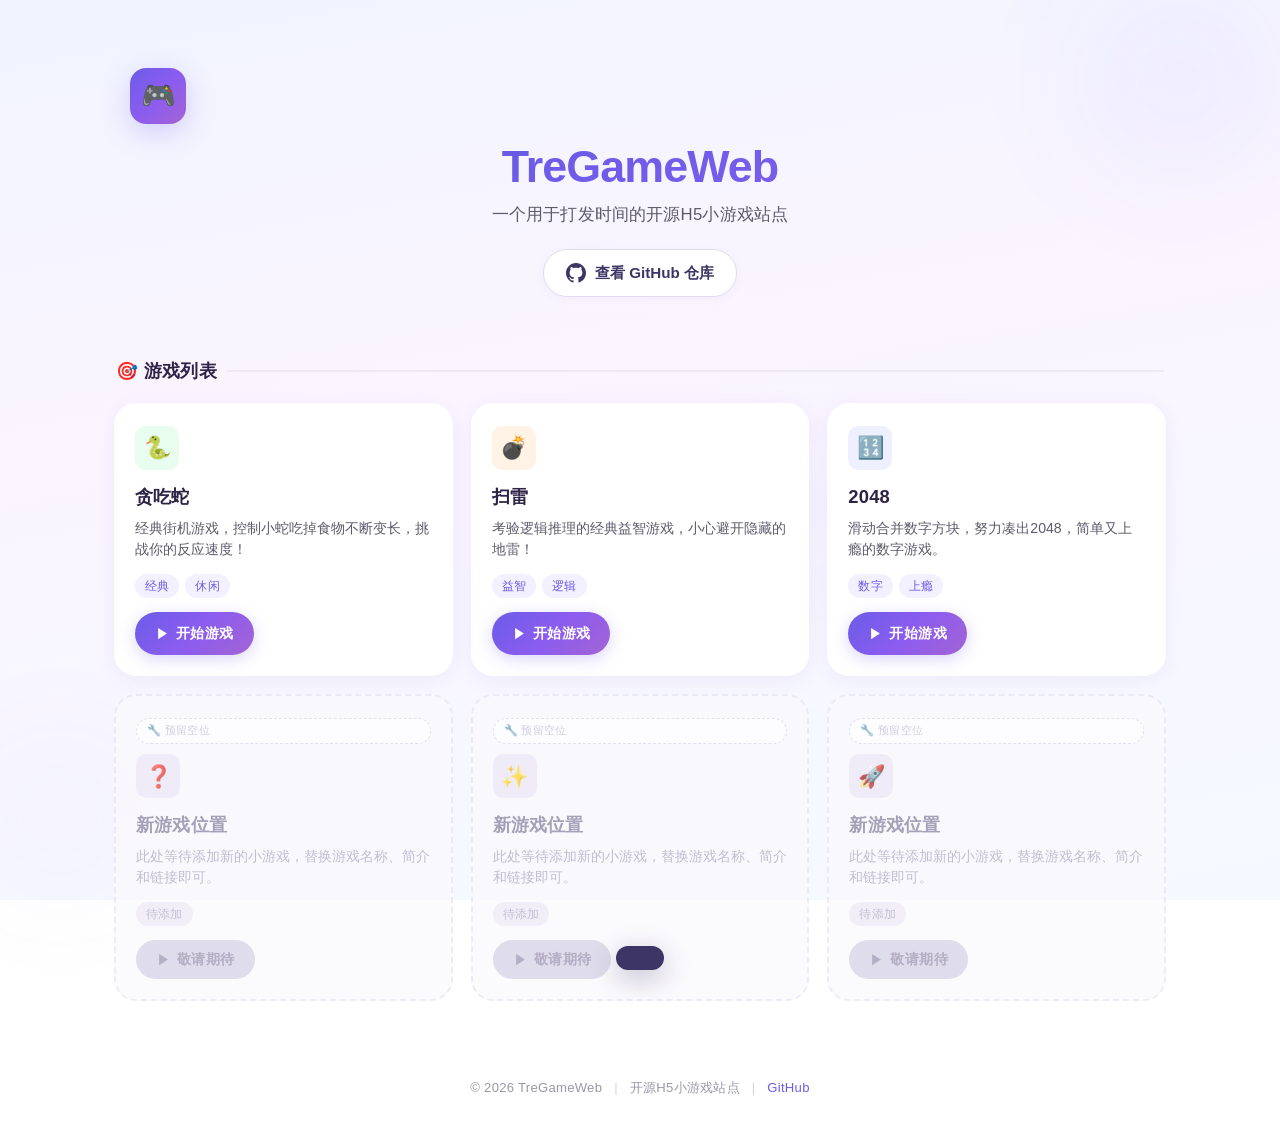
<file: index.html>
<!DOCTYPE html>
<html lang="zh-CN">
<head>
    <meta charset="UTF-8">
    <meta name="viewport" content="width=device-width, initial-scale=1.0">
    <title>TreGameWeb - 开源H5小游戏站点</title>
    <style>
        :root {
            --bg-gradient-start: #f0f4ff;
            --bg-gradient-mid: #faf5ff;
            --bg-gradient-end: #f5f9ff;
            --card-bg: #ffffff;
            --card-shadow: 0 4px 20px rgba(100, 80, 180, 0.08);
            --card-hover-shadow: 0 12px 36px rgba(100, 80, 180, 0.18);
            --text-primary: #2d2347;
            --text-secondary: #5c5a6b;
            --text-muted: #9b97a8;
            --accent: #6c5ce7;
            --accent-light: #8b7cf0;
            --accent-glow: rgba(108, 92, 231, 0.25);
            --btn-gradient: linear-gradient(135deg, #6c5ce7 0%, #8b5cf0 50%, #a363d4 100%);
            --btn-hover-gradient: linear-gradient(135deg, #7b6bf0 0%, #9a6ff8 50%, #b373e0 100%);
            --placeholder-bg: #faf9fd;
            --placeholder-border: #e8e4f4;
            --tag-bg: #f3f0ff;
            --tag-text: #6c5ce7;
            --divider: #ece9f5;
            --radius-sm: 10px;
            --radius-md: 16px;
            --radius-lg: 22px;
            --radius-xl: 28px;
            --transition-fast: 0.2s cubic-bezier(0.4, 0, 0.2, 1);
            --transition-smooth: 0.35s cubic-bezier(0.4, 0, 0.2, 1);
            --font-heading: 'Segoe UI', 'PingFang SC', 'Microsoft YaHei', 'HarmonyOS Sans', sans-serif;
            --font-body: 'Segoe UI', 'PingFang SC', 'Microsoft YaHei', 'HarmonyOS Sans', sans-serif;
        }

        * {
            margin: 0;
            padding: 0;
            box-sizing: border-box;
        }

        html {
            scroll-behavior: smooth;
            -webkit-tap-highlight-color: transparent;
            -webkit-font-smoothing: antialiased;
            -moz-osx-font-smoothing: grayscale;
        }

        body {
            font-family: var(--font-body);
            background: linear-gradient(170deg,
                    var(--bg-gradient-start) 0%,
                    var(--bg-gradient-mid) 40%,
                    var(--bg-gradient-end) 100%);
            background-attachment: fixed;
            min-height: 100vh;
            color: var(--text-primary);
            line-height: 1.6;
            position: relative;
            overflow-x: hidden;
            display: flex;
            flex-direction: column;
        }

        /* ============ 背景装饰 ============ */
        .bg-decoration {
            position: fixed;
            pointer-events: none;
            z-index: 0;
            border-radius: 50%;
            opacity: 0.4;
            filter: blur(60px);
            will-change: transform;
        }

        .bg-decoration--1 {
            width: 320px;
            height: 320px;
            background: radial-gradient(circle, rgba(108, 92, 231, 0.18) 0%, transparent 70%);
            top: -80px;
            right: -60px;
            animation: floatDeco1 18s ease-in-out infinite;
        }

        .bg-decoration--2 {
            width: 260px;
            height: 260px;
            background: radial-gradient(circle, rgba(139, 92, 240, 0.14) 0%, transparent 70%);
            bottom: -50px;
            left: -70px;
            animation: floatDeco2 22s ease-in-out infinite;
        }

        .bg-decoration--3 {
            width: 200px;
            height: 200px;
            background: radial-gradient(circle, rgba(163, 99, 212, 0.12) 0%, transparent 70%);
            top: 45%;
            left: 55%;
            animation: floatDeco3 15s ease-in-out infinite;
        }

        @keyframes floatDeco1 {
            0%,
            100% {
                transform: translate(0, 0) scale(1);
            }
            25% {
                transform: translate(-40px, 30px) scale(1.1);
            }
            50% {
                transform: translate(-20px, -20px) scale(0.9);
            }
            75% {
                transform: translate(30px, 15px) scale(1.05);
            }
        }

        @keyframes floatDeco2 {
            0%,
            100% {
                transform: translate(0, 0) scale(1);
            }
            30% {
                transform: translate(35px, -25px) scale(1.12);
            }
            60% {
                transform: translate(-15px, 20px) scale(0.88);
            }
            85% {
                transform: translate(20px, -10px) scale(1.04);
            }
        }

        @keyframes floatDeco3 {
            0%,
            100% {
                transform: translate(0, 0) scale(1);
            }
            40% {
                transform: translate(-25px, -30px) scale(1.08);
            }
            70% {
                transform: translate(20px, 15px) scale(0.92);
            }
        }

        /* ============ 主容器 ============ */
        .main-container {
            position: relative;
            z-index: 1;
            max-width: 1100px;
            margin: 0 auto;
            padding: 32px 20px 48px;
            width: 100%;
            flex: 1;
        }

        /* ============ 头部区域 ============ */
        .site-header {
            text-align: center;
            padding: 36px 20px 20px;
            position: relative;
            z-index: 2;
        }

        .header-icon {
            display: inline-block;
            width: 56px;
            height: 56px;
            background: var(--btn-gradient);
            border-radius: var(--radius-md);
            margin-bottom: 16px;
            box-shadow: 0 8px 28px var(--accent-glow);
            position: relative;
            animation: iconPulse 3s ease-in-out infinite;
            display: flex;
            align-items: center;
            justify-content: center;
            font-size: 28px;
            color: #fff;
        }

        @keyframes iconPulse {
            0%,
            100% {
                box-shadow: 0 8px 28px var(--accent-glow);
            }
            50% {
                box-shadow: 0 14px 38px rgba(108, 92, 231, 0.4);
            }
        }

        .site-title {
            font-family: var(--font-heading);
            font-size: clamp(2rem, 4.5vw, 2.8rem);
            font-weight: 800;
            letter-spacing: -0.02em;
            background: linear-gradient(135deg, #4a3cb5 0%, #6c5ce7 40%, #8b5cf0 100%);
            -webkit-background-clip: text;
            background-clip: text;
            -webkit-text-fill-color: transparent;
            color: transparent;
            margin-bottom: 8px;
            line-height: 1.2;
        }

        .site-subtitle {
            font-size: 1.05rem;
            color: var(--text-secondary);
            font-weight: 400;
            margin-bottom: 20px;
            letter-spacing: 0.01em;
            max-width: 500px;
            margin-left: auto;
            margin-right: auto;
        }

        /* ============ GitHub 按钮 ============ */
        .github-link-wrapper {
            display: flex;
            justify-content: center;
            margin-bottom: 8px;
        }

        .github-btn {
            display: inline-flex;
            align-items: center;
            gap: 9px;
            padding: 11px 22px;
            background: #fff;
            border: 1.5px solid #e0dbf0;
            border-radius: 50px;
            color: #3d3566;
            text-decoration: none;
            font-weight: 600;
            font-size: 0.95rem;
            transition: var(--transition-smooth);
            box-shadow: 0 2px 10px rgba(100, 80, 160, 0.05);
            cursor: pointer;
        }

        .github-btn:hover {
            border-color: var(--accent-light);
            box-shadow: 0 6px 22px rgba(100, 80, 160, 0.13);
            transform: translateY(-2px);
            color: var(--accent);
        }
        .github-btn:active {
            transform: translateY(0);
            box-shadow: 0 2px 8px rgba(100, 80, 160, 0.08);
            transition: var(--transition-fast);
        }

        .github-btn svg {
            width: 20px;
            height: 20px;
            flex-shrink: 0;
            transition: transform 0.3s ease;
        }
        .github-btn:hover svg {
            transform: rotate(-8deg) scale(1.05);
        }

        /* ============ 分区标题 ============ */
        .section-label {
            display: flex;
            align-items: center;
            gap: 10px;
            margin: 32px 0 18px;
            padding: 0 6px;
        }
        .section-label span {
            font-weight: 700;
            font-size: 1.1rem;
            color: var(--text-primary);
            letter-spacing: 0.02em;
            white-space: nowrap;
        }
        .section-label::after {
            content: '';
            flex: 1;
            height: 1.5px;
            background: var(--divider);
            border-radius: 2px;
        }

        /* ============ 游戏卡片网格 ============ */
        .game-grid {
            display: grid;
            grid-template-columns: repeat(3, 1fr);
            gap: 18px;
            padding: 0 4px;
        }

        /* ============ 游戏卡片 ============ */
        .game-card {
            background: var(--card-bg);
            border-radius: var(--radius-lg);
            padding: 22px 20px 20px;
            box-shadow: var(--card-shadow);
            transition: var(--transition-smooth);
            display: flex;
            flex-direction: column;
            position: relative;
            overflow: hidden;
            border: 1.5px solid transparent;
            cursor: default;
            min-height: 200px;
        }

        .game-card::before {
            content: '';
            position: absolute;
            top: 0;
            left: 0;
            right: 0;
            height: 4px;
            background: var(--btn-gradient);
            border-radius: 0 0 6px 6px;
            opacity: 0;
            transition: opacity 0.3s ease;
        }

        .game-card:hover {
            box-shadow: var(--card-hover-shadow);
            transform: translateY(-5px);
            border-color: #e8e2f8;
        }
        .game-card:hover::before {
            opacity: 1;
        }
        .game-card:active {
            transform: translateY(-2px);
            transition: var(--transition-fast);
        }

        /* 卡片图标 */
        .card-icon {
            width: 44px;
            height: 44px;
            border-radius: var(--radius-sm);
            display: flex;
            align-items: center;
            justify-content: center;
            font-size: 22px;
            margin-bottom: 12px;
            flex-shrink: 0;
            position: relative;
            z-index: 1;
        }
        .card-icon--snake {
            background: #e8fdf0;
        }
        .card-icon--minesweeper {
            background: #fff3e6;
        }
        .card-icon--puzzle {
            background: #eef0ff;
        }

        .card-title {
            font-family: var(--font-heading);
            font-weight: 700;
            font-size: 1.15rem;
            color: var(--text-primary);
            margin-bottom: 6px;
            position: relative;
            z-index: 1;
            letter-spacing: 0.01em;
        }

        .card-desc {
            font-size: 0.88rem;
            color: var(--text-secondary);
            line-height: 1.5;
            flex: 1;
            margin-bottom: 14px;
            position: relative;
            z-index: 1;
        }

        /* 标签 */
        .card-tags {
            display: flex;
            gap: 6px;
            flex-wrap: wrap;
            margin-bottom: 14px;
            position: relative;
            z-index: 1;
        }
        .card-tag {
            font-size: 0.72rem;
            padding: 3px 10px;
            border-radius: 50px;
            background: var(--tag-bg);
            color: var(--tag-text);
            font-weight: 500;
            letter-spacing: 0.02em;
        }

        /* 开始按钮 */
        .btn-play {
            display: inline-flex;
            align-items: center;
            justify-content: center;
            gap: 6px;
            padding: 10px 20px;
            background: var(--btn-gradient);
            color: #fff;
            border: none;
            border-radius: 50px;
            font-weight: 700;
            font-size: 0.9rem;
            cursor: pointer;
            text-decoration: none;
            transition: var(--transition-smooth);
            box-shadow: 0 4px 16px var(--accent-glow);
            position: relative;
            z-index: 1;
            letter-spacing: 0.03em;
            white-space: nowrap;
            align-self: flex-start;
        }
        .btn-play:hover {
            background: var(--btn-hover-gradient);
            box-shadow: 0 8px 26px rgba(108, 92, 231, 0.35);
            transform: translateY(-2px);
        }
        .btn-play:active {
            transform: translateY(0);
            box-shadow: 0 3px 12px var(--accent-glow);
            transition: var(--transition-fast);
        }
        .btn-play svg {
            width: 15px;
            height: 15px;
            transition: transform 0.25s ease;
        }
        .btn-play:hover svg {
            transform: translateX(3px);
        }

        /* ============ 占位卡片（预留空位） ============ */
        .game-card--placeholder {
            background: var(--placeholder-bg);
            border: 2px dashed var(--placeholder-border);
            box-shadow: none;
            cursor: default;
            opacity: 0.75;
            transition: var(--transition-smooth);
        }
        .game-card--placeholder::before {
            display: none;
        }
        .game-card--placeholder:hover {
            box-shadow: 0 4px 16px rgba(100, 80, 160, 0.05);
            transform: translateY(-2px);
            border-color: #d5ceea;
            opacity: 0.85;
        }
        .game-card--placeholder .card-icon {
            background: #ece9f5;
            color: #b5aec9;
        }
        .game-card--placeholder .card-title {
            color: #8a84a0;
        }
        .game-card--placeholder .card-desc {
            color: #b0aabf;
        }
        .game-card--placeholder .btn-play {
            background: #d5d0e5;
            color: #9b94b0;
            cursor: not-allowed;
            box-shadow: none;
            pointer-events: none;
        }
        .game-card--placeholder .btn-play:hover {
            background: #d5d0e5;
            box-shadow: none;
            transform: none;
        }
        .game-card--placeholder .card-tag {
            background: #ece9f5;
            color: #b0a9c2;
        }
        .placeholder-badge {
            display: inline-block;
            font-size: 0.7rem;
            padding: 3px 10px;
            border-radius: 50px;
            background: #fff;
            color: #c4bdd6;
            border: 1px dashed #dcd7ea;
            font-weight: 500;
            letter-spacing: 0.03em;
            margin-bottom: 10px;
            position: relative;
            z-index: 1;
        }

        /* ============ 页脚 ============ */
        .site-footer {
            text-align: center;
            padding: 28px 20px;
            color: var(--text-muted);
            font-size: 0.82rem;
            position: relative;
            z-index: 2;
            letter-spacing: 0.02em;
        }
        .site-footer a {
            color: var(--accent);
            text-decoration: none;
            font-weight: 500;
            transition: color 0.2s;
        }
        .site-footer a:hover {
            color: var(--accent-light);
            text-decoration: underline;
        }
        .footer-divider {
            display: inline-block;
            margin: 0 8px;
            color: #d5d0e0;
        }

        /* ============ Toast 提示 ============ */
        .toast {
            position: fixed;
            bottom: 30px;
            left: 50%;
            transform: translateX(-50%) translateY(100px);
            background: #3d3566;
            color: #fff;
            padding: 12px 24px;
            border-radius: 50px;
            font-size: 0.9rem;
            font-weight: 500;
            letter-spacing: 0.02em;
            z-index: 999;
            box-shadow: 0 8px 28px rgba(60, 50, 100, 0.3);
            transition: transform 0.4s cubic-bezier(0.175, 0.885, 0.32, 1.275);
            pointer-events: none;
        }
        .toast--visible {
            transform: translateX(-50%) translateY(0);
        }

        /* ============ 响应式设计 ============ */
        @media (max-width: 1024px) {
            .game-grid {
                grid-template-columns: repeat(2, 1fr);
                gap: 16px;
            }
            .main-container {
                padding: 24px 16px 40px;
            }
            .site-header {
                padding: 24px 12px 16px;
            }
            .site-title {
                font-size: clamp(1.7rem, 4vw, 2.3rem);
            }
        }

        @media (max-width: 640px) {
            .game-grid {
                grid-template-columns: 1fr;
                gap: 14px;
            }
            .main-container {
                padding: 16px 12px 32px;
            }
            .site-header {
                padding: 18px 8px 12px;
            }
            .site-title {
                font-size: 1.7rem;
            }
            .site-subtitle {
                font-size: 0.9rem;
            }
            .game-card {
                padding: 18px 16px 16px;
                min-height: auto;
                border-radius: var(--radius-md);
            }
            .card-title {
                font-size: 1.05rem;
            }
            .card-desc {
                font-size: 0.82rem;
            }
            .btn-play {
                font-size: 0.85rem;
                padding: 9px 18px;
            }
            .github-btn {
                font-size: 0.85rem;
                padding: 10px 18px;
            }
            .bg-decoration--1 {
                width: 180px;
                height: 180px;
                top: -40px;
                right: -30px;
            }
            .bg-decoration--2 {
                width: 150px;
                height: 150px;
                bottom: -30px;
                left: -40px;
            }
            .bg-decoration--3 {
                width: 120px;
                height: 120px;
            }
            .section-label {
                margin: 22px 0 12px;
            }
            .section-label span {
                font-size: 0.95rem;
            }
        }

        @media (max-width: 380px) {
            .game-grid {
                gap: 10px;
            }
            .game-card {
                padding: 14px 12px 14px;
                border-radius: var(--radius-sm);
            }
            .btn-play {
                width: 100%;
                text-align: center;
                justify-content: center;
            }
            .card-icon {
                width: 36px;
                height: 36px;
                font-size: 18px;
                border-radius: 8px;
            }
        }
    </style>
</head>
<body>

    <!-- ==================== 背景装饰 ==================== -->
    <div class="bg-decoration bg-decoration--1"></div>
    <div class="bg-decoration bg-decoration--2"></div>
    <div class="bg-decoration bg-decoration--3"></div>

    <!-- ==================== 主容器 ==================== -->
    <div class="main-container">

        <!-- ========== 头部 ========== -->
        <header class="site-header">
            <div class="header-icon" aria-hidden="true">🎮</div>
            <h1 class="site-title">TreGameWeb</h1>
            <p class="site-subtitle">一个用于打发时间的开源H5小游戏站点</p>
            <div class="github-link-wrapper">
                <a href="https://github.com/SHxiaoleya/TreGameWeb"
                class="github-btn"
                target="_blank"
                rel="noopener noreferrer"
                title="在 GitHub 上查看源码">
                <!-- GitHub SVG 图标 -->
                <svg viewBox="0 0 24 24" fill="currentColor" aria-hidden="true">
                    <path d="M12 0C5.37 0 0 5.37 0 12c0 5.3 3.438 9.8 8.205 11.385.6.113.82-.258.82-.577 0-.285-.01-1.04-.015-2.04-3.338.724-4.042-1.61-4.042-1.61-.546-1.385-1.335-1.755-1.335-1.755-1.087-.744.084-.73.084-.73 1.205.084 1.838 1.236 1.838 1.236 1.07 1.835 2.809 1.305 3.495.998.108-.776.418-1.305.762-1.604-2.665-.3-5.466-1.332-5.466-5.93 0-1.31.465-2.38 1.235-3.22-.135-.303-.54-1.523.105-3.176 0 0 1.005-.322 3.3 1.23.96-.267 1.98-.399 3-.405 1.02.006 2.04.138 3 .405 2.28-1.552 3.285-1.23 3.285-1.23.645 1.653.24 2.873.12 3.176.765.84 1.23 1.91 1.23 3.22 0 4.61-2.805 5.625-5.475 5.92.42.36.81 1.096.81 2.22 0 1.605-.015 2.896-.015 3.286 0 .315.21.69.825.57C20.565 21.795 24 17.295 24 12c0-6.63-5.37-12-12-12z"/>
                </svg>
                查看 GitHub 仓库
            </a>
        </div>
    </header>

    <!-- ========== 游戏列表区域 ========== -->
    <div class="section-label">
        <span>🎯 游戏列表</span>
    </div>

    <section class="game-grid" aria-label="游戏列表">

        <!-- ===== 游戏卡片 1：贪吃蛇 ===== -->
        <article class="game-card">
            <div class="card-icon card-icon--snake">🐍</div>
            <h3 class="card-title">贪吃蛇</h3>
            <p class="card-desc">经典街机游戏，控制小蛇吃掉食物不断变长，挑战你的反应速度！</p>
            <div class="card-tags">
                <span class="card-tag">经典</span>
                <span class="card-tag">休闲</span>
            </div>
            <!-- 替换 href 为实际游戏页面地址 -->
            <a href="#" class="btn-play" onclick="handlePlayClick(event, '贪吃蛇')">
                <svg viewBox="0 0 24 24" fill="currentColor"><polygon points="5,3 19,12 5,21"/></svg>
                开始游戏
            </a>
        </article>

        <!-- ===== 游戏卡片 2：扫雷 ===== -->
        <article class="game-card">
            <div class="card-icon card-icon--minesweeper">💣</div>
            <h3 class="card-title">扫雷</h3>
            <p class="card-desc">考验逻辑推理的经典益智游戏，小心避开隐藏的地雷！</p>
            <div class="card-tags">
                <span class="card-tag">益智</span>
                <span class="card-tag">逻辑</span>
            </div>
            <!-- 替换 href 为实际游戏页面地址 -->
            <a href="#" class="btn-play" onclick="handlePlayClick(event, '扫雷')">
                <svg viewBox="0 0 24 24" fill="currentColor"><polygon points="5,3 19,12 5,21"/></svg>
                开始游戏
            </a>
        </article>

        <!-- ===== 游戏卡片 3：2048 ===== -->
        <article class="game-card">
            <div class="card-icon card-icon--puzzle">🔢</div>
            <h3 class="card-title">2048</h3>
            <p class="card-desc">滑动合并数字方块，努力凑出2048，简单又上瘾的数字游戏。</p>
            <div class="card-tags">
                <span class="card-tag">数字</span>
                <span class="card-tag">上瘾</span>
            </div>
            <!-- 替换 href 为实际游戏页面地址 -->
            <a href="/2048" class="btn-play" onclick="handlePlayClick(event, '2048')">
                <svg viewBox="0 0 24 24" fill="currentColor"><polygon points="5,3 19,12 5,21"/></svg>
                开始游戏
            </a>
        </article>

        <!-- ===== 预留空位 1 ===== -->
        <article class="game-card game-card--placeholder">
            <span class="placeholder-badge">🔧 预留空位</span>
            <div class="card-icon">❓</div>
            <h3 class="card-title">新游戏位置</h3>
            <p class="card-desc">此处等待添加新的小游戏，替换游戏名称、简介和链接即可。</p>
            <div class="card-tags">
                <span class="card-tag">待添加</span>
            </div>
            <button class="btn-play" disabled>
                <svg viewBox="0 0 24 24" fill="currentColor"><polygon points="5,3 19,12 5,21"/></svg>
                敬请期待
            </button>
        </article>

        <!-- ===== 预留空位 2 ===== -->
        <article class="game-card game-card--placeholder">
            <span class="placeholder-badge">🔧 预留空位</span>
            <div class="card-icon">✨</div>
            <h3 class="card-title">新游戏位置</h3>
            <p class="card-desc">此处等待添加新的小游戏，替换游戏名称、简介和链接即可。</p>
            <div class="card-tags">
                <span class="card-tag">待添加</span>
            </div>
            <button class="btn-play" disabled>
                <svg viewBox="0 0 24 24" fill="currentColor"><polygon points="5,3 19,12 5,21"/></svg>
                敬请期待
            </button>
        </article>

        <!-- ===== 预留空位 3 ===== -->
        <article class="game-card game-card--placeholder">
            <span class="placeholder-badge">🔧 预留空位</span>
            <div class="card-icon">🚀</div>
            <h3 class="card-title">新游戏位置</h3>
            <p class="card-desc">此处等待添加新的小游戏，替换游戏名称、简介和链接即可。</p>
            <div class="card-tags">
                <span class="card-tag">待添加</span>
            </div>
            <button class="btn-play" disabled>
                <svg viewBox="0 0 24 24" fill="currentColor"><polygon points="5,3 19,12 5,21"/></svg>
                敬请期待
            </button>
        </article>

    </section>

</div>

<!-- ==================== 页脚 ==================== -->
<footer class="site-footer">
    <span>© 2026 TreGameWeb</span>
    <span class="footer-divider">|</span>
    <span>开源H5小游戏站点</span>
    <span class="footer-divider">|</span>
    <a href="https://github.com/SHxiaoleya/TreGameWeb" target="_blank" rel="noopener noreferrer">GitHub</a>
</footer>

<!-- ==================== Toast 提示 ==================== -->
<div class="toast" id="toast" aria-live="polite"></div>

<!-- ==================== 脚本 ==================== -->
<script>
    /**
     * 处理"开始游戏"按钮点击
     * - 如果游戏已实现，替换 href 为实际地址后此函数可移除
     * - 当前示例游戏点击后会弹出提示
     * @param {Event} event - 点击事件
     * @param {string} gameName - 游戏名称
     */
    function handlePlayClick(event, gameName) {
        // 如果 href 是 "#"（占位链接），则阻止跳转并显示提示
        const link = event.currentTarget;
        if (link.getAttribute('href') === '#') {
            event.preventDefault();
            showToast(`🎮 "${gameName}" 游戏正在开发中，敬请期待！`);
        }
        // 当您添加了真实游戏页面后，将 href 替换为实际地址（如 'games/snake.html'），
        // 此函数将自动放行，正常跳转。
    }

    /**
     * 显示底部 Toast 提示
     * @param {string} message - 提示信息
     * @param {number} duration - 显示时长（毫秒）
     */
    function showToast(message, duration = 2200) {
        const toast = document.getElementById('toast');
        // 清除之前的定时器
        if (toast._timeout) {
            clearTimeout(toast._timeout);
            toast.classList.remove('toast--visible');
        }
        toast.textContent = message;
        // 强制回流后添加动画类
        void toast.offsetWidth;
        toast.classList.add('toast--visible');
        toast._timeout = setTimeout(() => {
            toast.classList.remove('toast--visible');
            toast._timeout = null;
        }, duration);
    }

    /**
     * ============ 添加新游戏指南 ============
     *
     * 要添加新游戏，请在 .game-grid 容器中复制以下模板，
     * 并放在所有 .game-card--placeholder 之前：
     *
     * -------------------------------------------------------
     * <article class="game-card">
     *   <div class="card-icon card-icon--snake">🎮</div>
     *   <h3 class="card-title">【游戏名称】</h3>
     *   <p class="card-desc">【游戏简介描述】</p>
     *   <div class="card-tags">
     *     <span class="card-tag">【标签1】</span>
     *     <span class="card-tag">【标签2】</span>
     *   </div>
     *   <a href="【游戏页面URL】" class="btn-play">
     *     <svg viewBox="0 0 24 24" fill="currentColor"><polygon points="5,3 19,12 5,21"/></svg>
     *     开始游戏
     *   </a>
     * </article>
     * -------------------------------------------------------
     *
     * 注意：
     * 1. 将【游戏名称】替换为实际游戏名
     * 2. 将【游戏简介描述】替换为简短介绍
     * 3. 将【游戏页面URL】替换为实际链接（如 'games/xxx.html'）
     * 4. card-icon--snake 可改为 card-icon--minesweeper 或 card-icon--puzzle
     *    或在 CSS 中自定义新的图标背景色类
     * 5. 可以删除或保留预留空位卡片
     * 6. GitHub 链接请替换为您的实际仓库地址
     */
</script>

</body>
</html>
</file>
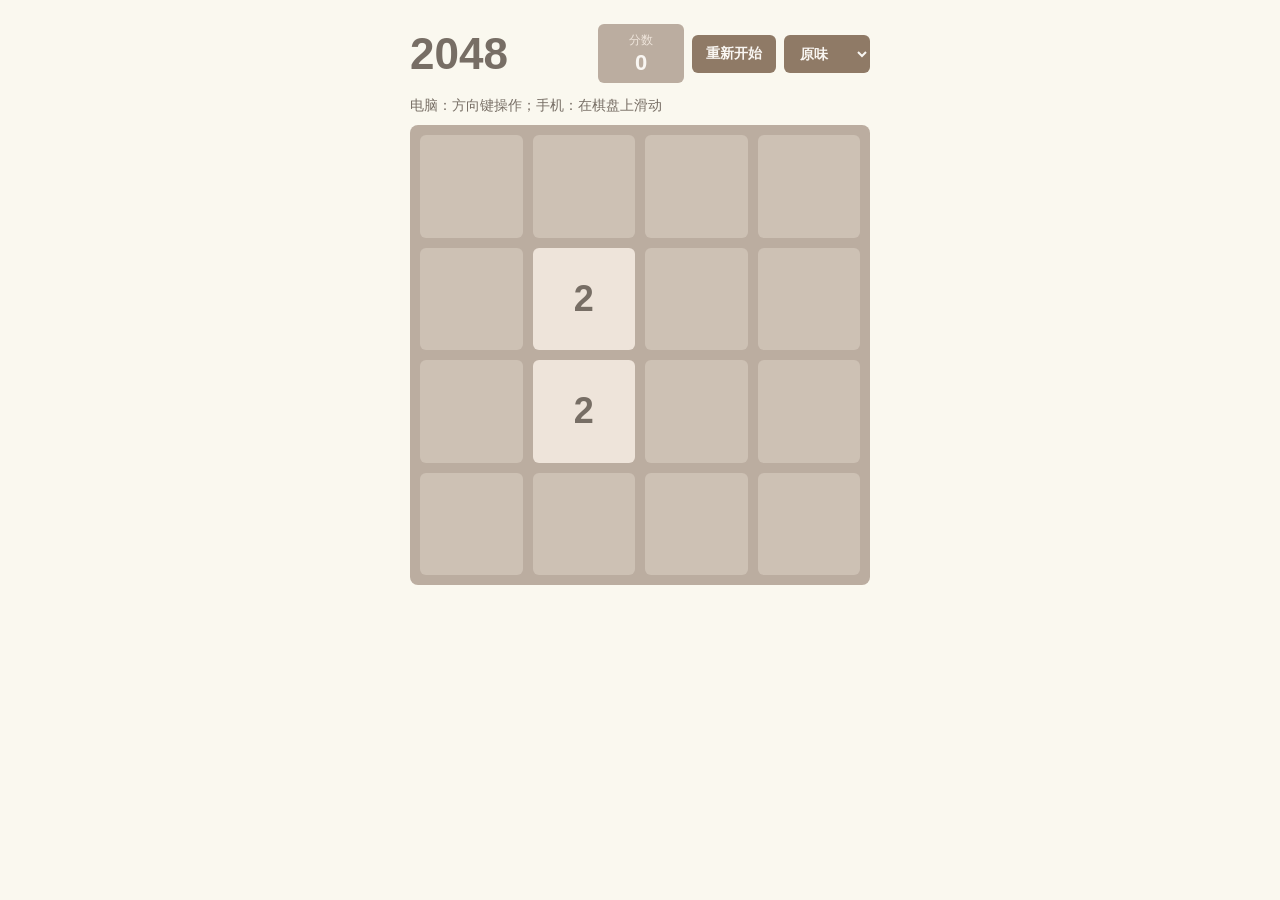
<file: 2048/index.html>
<!doctype html>
<html lang="zh-CN">
<head>
  <meta charset="UTF-8" />
  <meta name="viewport" content="width=device-width,initial-scale=1,maximum-scale=1,user-scalable=no" />
  <title>2048 H5小游戏（主题切换版）</title>
  <link rel="stylesheet" href="./style.css" />
</head>
<body>
  <div class="wrap">
    <div class="top">
      <h1>2048</h1>
      <div class="right">
        <div class="score-box">
          <div class="label">分数</div>
          <div class="value" id="score">0</div>
        </div>

        <button class="btn" id="restartBtn">重新开始</button>

        <select id="themeSelect" class="theme-select" title="切换主题">
          <option value="classic">原味</option>
          <option value="pink">猛男粉</option>
          <option value="red">高能红</option>
          <option value="yolk">咸蛋黄</option>
          <option value="green">头顶绿</option>
          <option value="blue">晴天蓝</option>
          <option value="purple">基佬紫</option>
          <option value="black">非常黑</option>
        </select>
      </div>
    </div>

    <div class="tips">电脑：方向键操作；手机：在棋盘上滑动</div>

    <div class="board-wrap" id="boardWrap">
      <div class="grid" id="grid"></div>
      <div class="mask" id="mask">
        <h2 id="maskTitle">游戏结束</h2>
        <p id="maskText">再来一局？</p>
        <button class="btn" id="maskRestartBtn">重新开始</button>
      </div>
    </div>
  </div>

  <script src="./script.js"></script>
</body>
</html>
</file>
<file: 2048/style.css>
:root {
  --bg: #faf8ef;
  --panel: #bbada0;
  --cell: #cdc1b4;
  --text-dark: #776e65;
  --text-light: #f9f6f2;
  --btn-bg: #8f7a66;

  /* tile colors (classic default) */
  --t2-bg: #eee4da;   --t2-text: #776e65;
  --t4-bg: #ede0c8;   --t4-text: #776e65;
  --t8-bg: #f2b179;   --t8-text: #f9f6f2;
  --t16-bg: #f59563;  --t16-text: #f9f6f2;
  --t32-bg: #f67c5f;  --t32-text: #f9f6f2;
  --t64-bg: #f65e3b;  --t64-text: #f9f6f2;
  --t128-bg: #edcf72; --t128-text: #f9f6f2;
  --t256-bg: #edcc61; --t256-text: #f9f6f2;
  --t512-bg: #edc850; --t512-text: #f9f6f2;
  --t1024-bg: #edc53f;--t1024-text: #f9f6f2;
  --t2048-bg: #edc22e;--t2048-text: #f9f6f2;
  --tbig-bg: #3c3a32; --tbig-text: #f9f6f2;
}

* { box-sizing: border-box; -webkit-tap-highlight-color: transparent; }

body {
  margin: 0;
  font-family: "Microsoft YaHei", Arial, sans-serif;
  background: var(--bg);
  color: var(--text-dark);
  display: flex;
  justify-content: center;
  align-items: flex-start;
  min-height: 100vh;
  padding: 24px 12px;
}

.wrap { width: min(92vw, 460px); }

.top {
  display: flex;
  justify-content: space-between;
  align-items: center;
  margin-bottom: 14px;
  gap: 10px;
  flex-wrap: wrap;
}

h1 {
  margin: 0;
  font-size: 44px;
  line-height: 1;
  color: var(--text-dark);
}

.right {
  display: flex;
  align-items: center;
  gap: 8px;
  margin-left: auto;
  flex-wrap: wrap;
  justify-content: flex-end;
}

.score-box {
  background: var(--panel);
  color: #eee4da;
  border-radius: 6px;
  padding: 8px 14px;
  text-align: center;
  min-width: 86px;
}

.score-box .label { font-size: 12px; letter-spacing: .5px; }

.score-box .value {
  font-size: 22px;
  font-weight: 700;
  color: var(--text-light);
  line-height: 1.1;
  margin-top: 2px;
}

.btn {
  border: none;
  background: var(--btn-bg);
  color: var(--text-light);
  padding: 10px 14px;
  border-radius: 6px;
  font-size: 14px;
  cursor: pointer;
  font-weight: 600;
}

.theme-select {
  border: none;
  background: var(--btn-bg);
  color: var(--text-light);
  padding: 10px 12px;
  border-radius: 6px;
  font-size: 14px;
  font-weight: 600;
  cursor: pointer;
  outline: none;
}

.tips {
  font-size: 14px;
  margin-bottom: 10px;
  color: var(--text-dark);
}

.board-wrap {
  position: relative;
  background: var(--panel);
  border-radius: 8px;
  padding: 10px;
  touch-action: none;
  user-select: none;
}

.grid {
  display: grid;
  grid-template-columns: repeat(4, 1fr);
  gap: 10px;
}

.cell {
  width: 100%;
  aspect-ratio: 1 / 1;
  background: var(--cell);
  border-radius: 6px;
  display: flex;
  justify-content: center;
  align-items: center;
  font-weight: 700;
  font-size: clamp(20px, 5.5vw, 36px);
  color: var(--text-dark);
  transition: all .12s ease;
}

/* tile colors driven by vars */
.n0    { color: transparent; }

.n2    { background: var(--t2-bg); color: var(--t2-text); }
.n4    { background: var(--t4-bg); color: var(--t4-text); }
.n8    { background: var(--t8-bg); color: var(--t8-text); }
.n16   { background: var(--t16-bg); color: var(--t16-text); }
.n32   { background: var(--t32-bg); color: var(--t32-text); }
.n64   { background: var(--t64-bg); color: var(--t64-text); }

.n128  { background: var(--t128-bg); color: var(--t128-text); font-size: clamp(18px, 5vw, 30px); }
.n256  { background: var(--t256-bg); color: var(--t256-text); font-size: clamp(18px, 5vw, 30px); }
.n512  { background: var(--t512-bg); color: var(--t512-text); font-size: clamp(18px, 5vw, 30px); }
.n1024 { background: var(--t1024-bg); color: var(--t1024-text); font-size: clamp(16px, 4.5vw, 26px); }
.n2048 { background: var(--t2048-bg); color: var(--t2048-text); font-size: clamp(16px, 4.5vw, 26px); }
.nBig  { background: var(--tbig-bg); color: var(--tbig-text); font-size: clamp(16px, 4.2vw, 24px); }

.mask {
  position: absolute;
  inset: 10px;
  border-radius: 8px;
  background: rgba(238, 228, 218, 0.73);
  display: none;
  justify-content: center;
  align-items: center;
  flex-direction: column;
  text-align: center;
  padding: 16px;
}

.mask.show { display: flex; }

.mask h2 {
  margin: 0 0 10px;
  font-size: 30px;
  color: var(--text-dark);
}

.mask p {
  margin: 0 0 14px;
  color: var(--text-dark);
  font-size: 15px;
}
</file>
